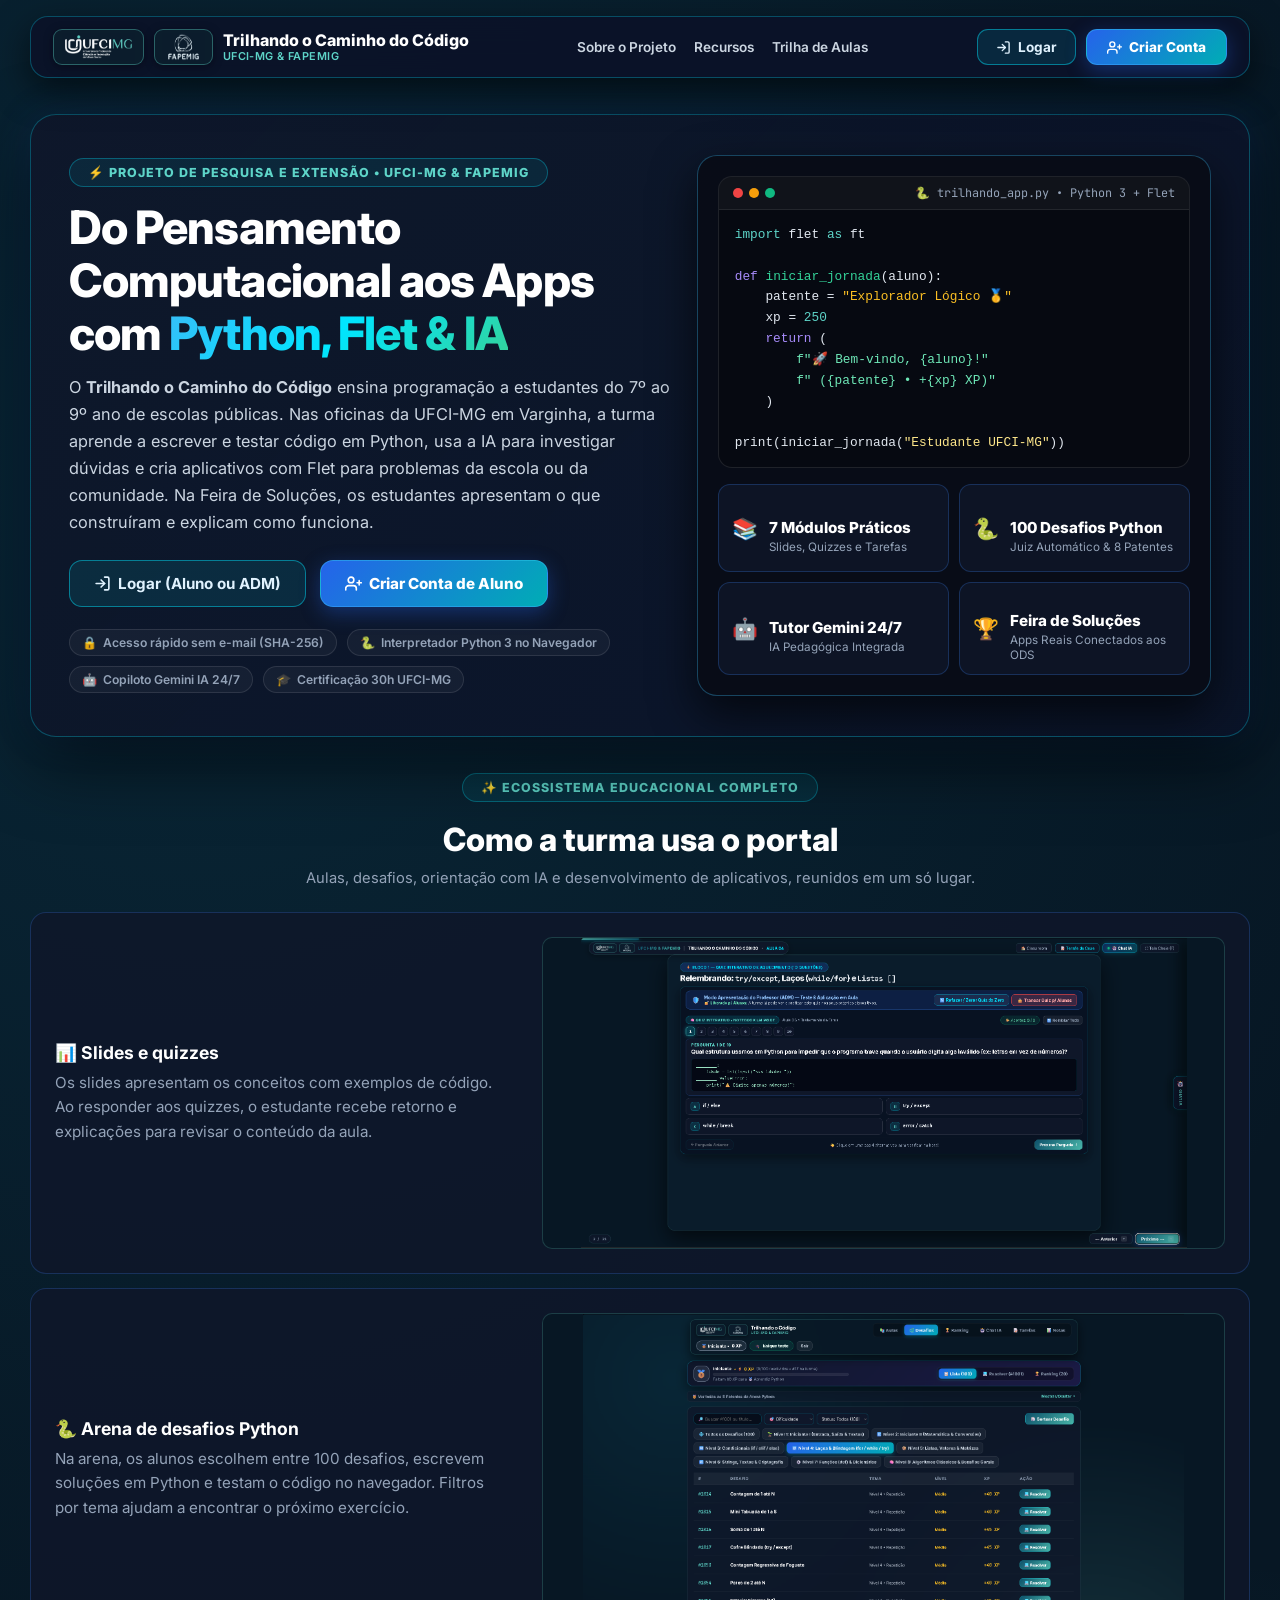
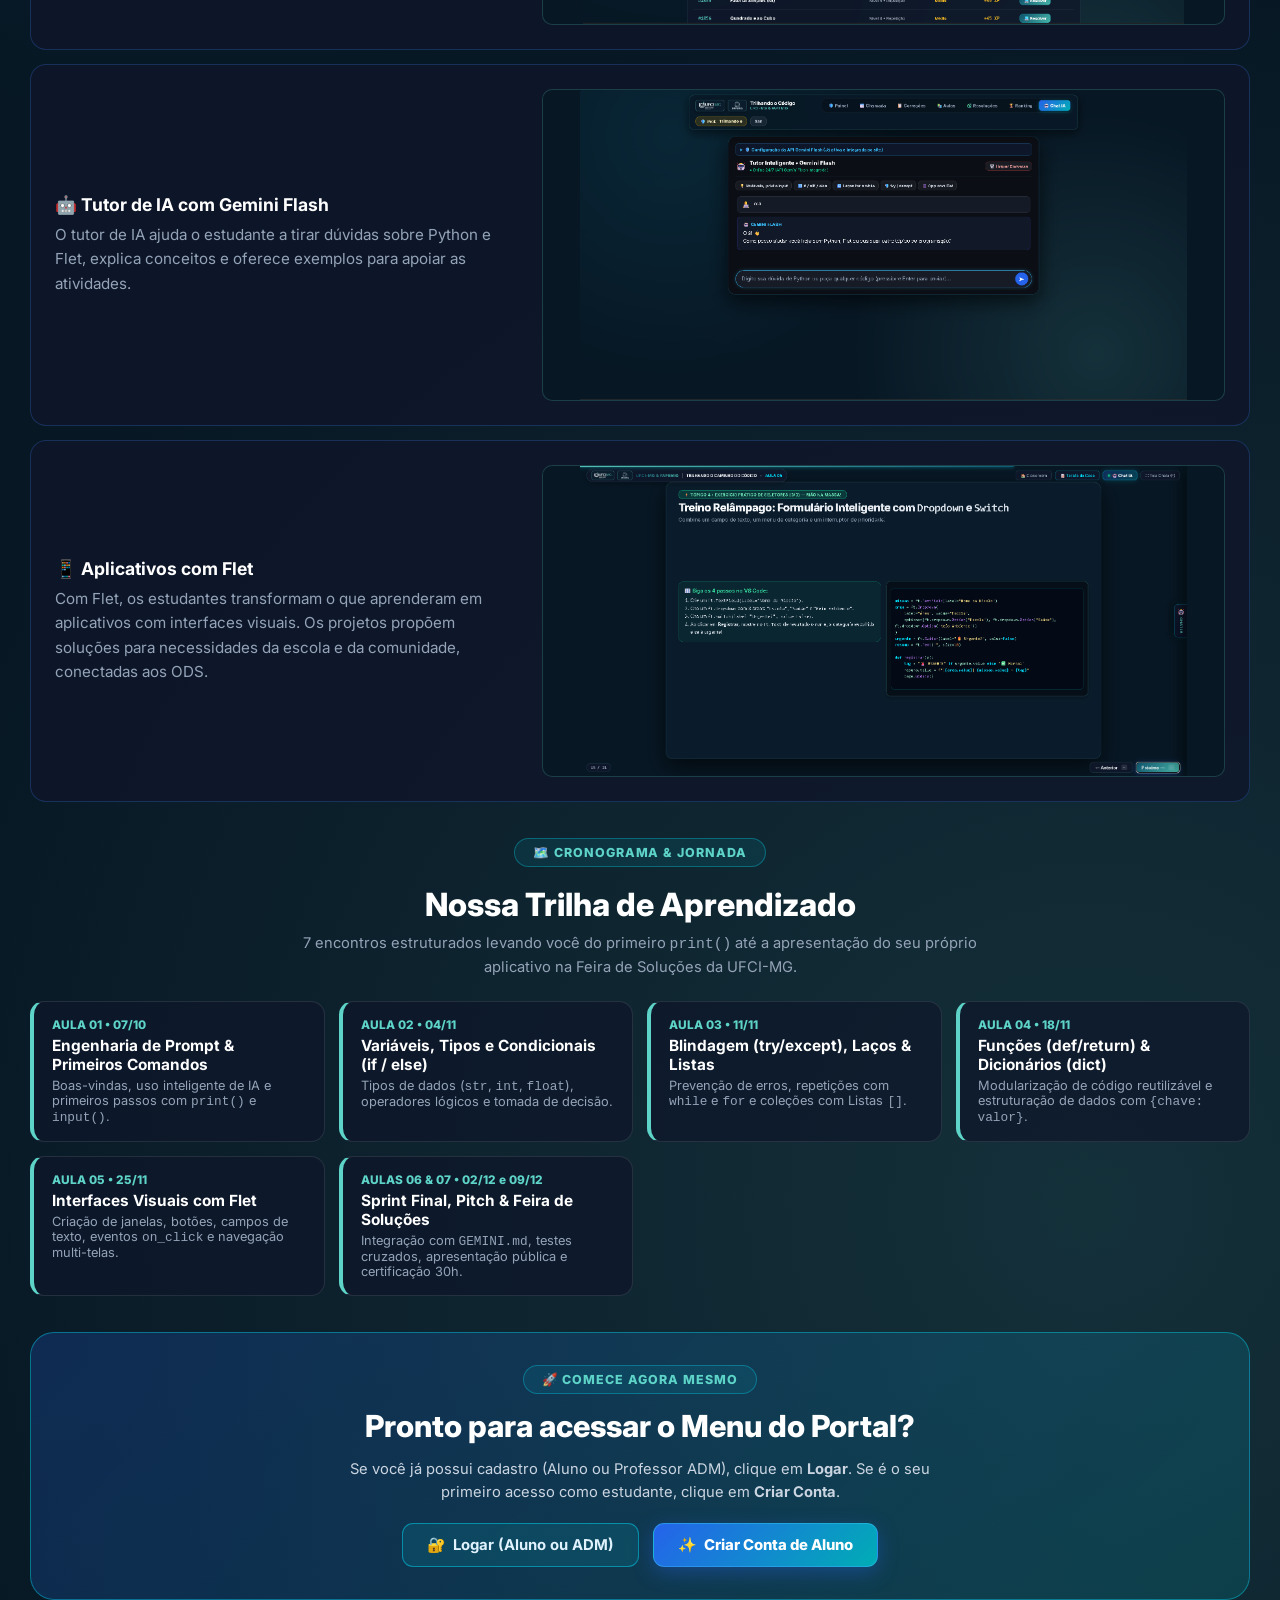
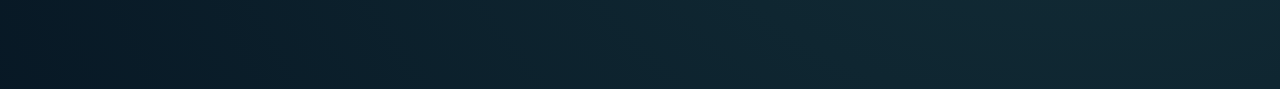
<file: index.html>
<!DOCTYPE html>
<html lang="pt-BR">
<head>
    <meta charset="UTF-8">
    <meta name="viewport" content="width=device-width, initial-scale=1.0">
    <title>Trilhando Classroom &amp; Portal de Aulas — Trilhando o Caminho do Código | UFCI-MG &amp; FAPEMIG</title>
    <link rel="preconnect" href="https://fonts.googleapis.com">
    <link rel="preconnect" href="https://fonts.gstatic.com" crossorigin>
    <link href="https://fonts.googleapis.com/css2?family=Inter:wght@400;500;600;700;800&family=JetBrains+Mono:wght@400;600;700&display=swap" rel="stylesheet">
    <link rel="stylesheet" href="assets/trilhando/landing.css">
    <script>
        // Mantém os links antigos para as abas da sala de aula.
        const classroomTabs = ['aulas', 'desafios', 'ranking', 'chat-ia', 'tarefas', 'notas', 'admin', 'admin-chamada', 'admin-correcoes'];
        if (classroomTabs.includes(location.hash.slice(1))) {
            location.replace('portal.html' + location.hash);
        }
    </script>
</head>
<body>
    <div id="landingPageScreen" class="lp-shell">
        <!-- TOP NAVBAR DA LANDING PAGE -->
        <header class="lp-navbar">
            <div class="nav-brand">
                <img src="assets/trilhando/universidade.jpg" alt="UFCI-MG" class="nav-logo">
                <img src="assets/trilhando/fapemig.jpg" alt="FAPEMIG" class="nav-logo circle">
                <div class="nav-brand-title">
                    <span style="font-size:1rem;">Trilhando o Caminho do Código</span>
                    <small>UFCI-MG &amp; FAPEMIG</small>
                </div>
            </div>

            <nav class="lp-nav-links">
                <a href="#lp-sobre" class="lp-nav-link">Sobre o Projeto</a>
                <a href="#lp-recursos" class="lp-nav-link">Recursos</a>
                <a href="#lp-trilha" class="lp-nav-link">Trilha de Aulas</a>
            </nav>

            <div class="lp-nav-actions">
                <a class="lp-btn-login" href="portal.html">
                    <svg width="15" height="15" viewBox="0 0 24 24" fill="none" stroke="currentColor" stroke-width="2.2" stroke-linecap="round" stroke-linejoin="round"><path d="M15 3h4a2 2 0 0 1 2 2v14a2 2 0 0 1-2 2h-4"/><polyline points="10 17 15 12 10 7"/><line x1="15" y1="12" x2="3" y2="12"/></svg>
                    <span>Logar</span>
                </a>
                <a class="lp-btn-register" href="portal.html?acesso=cadastro">
                    <svg width="15" height="15" viewBox="0 0 24 24" fill="none" stroke="currentColor" stroke-width="2.2" stroke-linecap="round" stroke-linejoin="round"><path d="M16 21v-2a4 4 0 0 0-4-4H5a4 4 0 0 0-4 4v2"/><circle cx="8.5" cy="7" r="4"/><line x1="20" y1="8" x2="20" y2="14"/><line x1="23" y1="11" x2="17" y2="11"/></svg>
                    <span>Criar Conta</span>
                </a>
            </div>
        </header>

        <!-- HERO SECTION -->
        <section class="lp-hero" id="lp-sobre">
            <div>
                <span class="badge" style="margin-bottom:14px;"><span aria-hidden="true">⚡</span> PROJETO DE PESQUISA E EXTENSÃO • UFCI-MG &amp; FAPEMIG</span>
                <h1 class="lp-hero-title">
                    Do Pensamento Computacional aos Apps com <span class="lp-hero-gradient">Python, Flet &amp; IA</span>
                </h1>
                <p class="lp-hero-desc">
                    O <strong>Trilhando o Caminho do Código</strong> ensina programação a estudantes do 7º ao 9º ano de escolas públicas. Nas oficinas da UFCI-MG em Varginha, a turma aprende a escrever e testar código em Python, usa a IA para investigar dúvidas e cria aplicativos com Flet para problemas da escola ou da comunidade. Na Feira de Soluções, os estudantes apresentam o que construíram e explicam como funciona.
                </p>

                <div class="lp-hero-ctas">
                    <a class="lp-btn-login" href="portal.html">
                        <svg width="17" height="17" viewBox="0 0 24 24" fill="none" stroke="currentColor" stroke-width="2.3" stroke-linecap="round" stroke-linejoin="round"><path d="M15 3h4a2 2 0 0 1 2 2v14a2 2 0 0 1-2 2h-4"/><polyline points="10 17 15 12 10 7"/><line x1="15" y1="12" x2="3" y2="12"/></svg>
                        <span>Logar (Aluno ou ADM)</span>
                    </a>
                    <a class="lp-btn-register" href="portal.html?acesso=cadastro">
                        <svg width="17" height="17" viewBox="0 0 24 24" fill="none" stroke="currentColor" stroke-width="2.3" stroke-linecap="round" stroke-linejoin="round"><path d="M16 21v-2a4 4 0 0 0-4-4H5a4 4 0 0 0-4 4v2"/><circle cx="8.5" cy="7" r="4"/><line x1="20" y1="8" x2="20" y2="14"/><line x1="23" y1="11" x2="17" y2="11"/></svg>
                        <span>Criar Conta de Aluno</span>
                    </a>
                </div>

                <div class="lp-trust-strip">
                    <span class="lp-trust-pill"><span aria-hidden="true">🔒</span> Acesso rápido sem e-mail (SHA-256)</span>
                    <span class="lp-trust-pill"><span aria-hidden="true">🐍</span> Interpretador Python 3 no Navegador</span>
                    <span class="lp-trust-pill"><span aria-hidden="true">🤖</span> Copiloto Gemini IA 24/7</span>
                    <span class="lp-trust-pill"><span aria-hidden="true">🎓</span> Certificação 30h UFCI-MG</span>
                </div>
            </div>

            <div class="lp-showcase-card">
                <div class="lp-code-window">
                    <div class="lp-code-topbar">
                        <div class="lp-code-dots">
                            <span style="background:#ef4444;"></span>
                            <span style="background:#f59e0b;"></span>
                            <span style="background:#10b981;"></span>
                        </div>
                        <span><span aria-hidden="true">🐍</span> trilhando_app.py • Python 3 + Flet</span>
                    </div>
                    <pre style="padding:14px 16px;font-family:'JetBrains Mono',monospace;font-size:0.8rem;line-height:1.55;color:#e2e8f0;overflow-x:auto;"><code><span style="color:#5ED4C8;">import</span> flet <span style="color:#5ED4C8;">as</span> ft

<span style="color:#a78bfa;">def</span> <span style="color:#34d399;">iniciar_jornada</span>(aluno):
    patente = <span style="color:#fbbf24;">"Explorador Lógico 🥇"</span>
    xp = <span style="color:#5ED4C8;">250</span>
    <span style="color:#a78bfa;">return</span> (
        <span style="color:#6ee7b7;">f"🚀 Bem-vindo, {aluno}!"</span>
        <span style="color:#6ee7b7;">f" ({patente} • +{xp} XP)"</span>
    )

print(iniciar_jornada(<span style="color:#fde68a;">"Estudante UFCI-MG"</span>))</code></pre>
                </div>

                <div class="lp-metrics-row">
                    <div class="lp-metric-box">
                        <span aria-hidden="true">📚</span>
                        <div>
                            <div style="font-weight:800;color:#fff;font-size:0.95rem;">7 Módulos Práticos</div>
                            <div style="font-size:0.73rem;color:#94a3b8;">Slides, Quizzes e Tarefas</div>
                        </div>
                    </div>
                    <div class="lp-metric-box">
                        <span aria-hidden="true">🐍</span>
                        <div>
                            <div style="font-weight:800;color:#fff;font-size:0.95rem;">100 Desafios Python</div>
                            <div style="font-size:0.73rem;color:#94a3b8;">Juiz Automático &amp; 8 Patentes</div>
                        </div>
                    </div>
                    <div class="lp-metric-box">
                        <span aria-hidden="true">🤖</span>
                        <div>
                            <div style="font-weight:800;color:#fff;font-size:0.95rem;">Tutor Gemini 24/7</div>
                            <div style="font-size:0.73rem;color:#94a3b8;">IA Pedagógica Integrada</div>
                        </div>
                    </div>
                    <div class="lp-metric-box">
                        <span aria-hidden="true">🏆</span>
                        <div>
                            <div style="font-weight:800;color:#fff;font-size:0.95rem;">Feira de Soluções</div>
                            <div style="font-size:0.73rem;color:#94a3b8;">Apps Reais Conectados aos ODS</div>
                        </div>
                    </div>
                </div>
            </div>
        </section>

        <!-- SEÇÃO DE RECURSOS DA PLATAFORMA -->
        <section id="lp-recursos">
            <div class="lp-section-header">
                <span class="badge"><span aria-hidden="true">✨</span> ECOSSISTEMA EDUCACIONAL COMPLETO</span>
                <h2>Como a turma usa o portal</h2>
                <p class="subtitle" style="font-size:0.92rem;">
                    Aulas, desafios, orientação com IA e desenvolvimento de aplicativos, reunidos em um só lugar.
                </p>
            </div>

            <div class="lp-features-grid">
                <article class="lp-feature-card">
                    <div class="lp-feature-copy">
                        <h3><span aria-hidden="true">📊</span> Slides e quizzes</h3>
                        <p>Os slides apresentam os conceitos com exemplos de código. Ao responder aos quizzes, o estudante recebe retorno e explicações para revisar o conteúdo da aula.</p>
                    </div>
                    <button class="lp-image-trigger" type="button" data-preview-image="assets/trilhando/quiz.png" data-preview-alt="Quiz da aula sobre tratamento de erros em Python" aria-label="Ampliar imagem do quiz da aula">
                        <img src="assets/trilhando/quiz.png" alt="Quiz da aula com uma questão sobre try/except e quatro alternativas" loading="lazy">
                    </button>
                </article>
                <article class="lp-feature-card">
                    <div class="lp-feature-copy">
                        <h3><span aria-hidden="true">🐍</span> Arena de desafios Python</h3>
                        <p>Na arena, os alunos escolhem entre 100 desafios, escrevem soluções em Python e testam o código no navegador. Filtros por tema ajudam a encontrar o próximo exercício.</p>
                    </div>
                    <button class="lp-image-trigger" type="button" data-preview-image="assets/trilhando/arena.png" data-preview-alt="Arena de programação com a lista de desafios Python" aria-label="Ampliar imagem da arena de desafios">
                        <img src="assets/trilhando/arena.png" alt="Lista de desafios da arena filtrada por laços e blindagem" loading="lazy">
                    </button>
                </article>
                <article class="lp-feature-card">
                    <div class="lp-feature-copy">
                        <h3><span aria-hidden="true">🤖</span> Tutor de IA com Gemini Flash</h3>
                        <p>O tutor de IA ajuda o estudante a tirar dúvidas sobre Python e Flet, explica conceitos e oferece exemplos para apoiar as atividades.</p>
                    </div>
                    <button class="lp-image-trigger" type="button" data-preview-image="assets/trilhando/tutor.png" data-preview-alt="Conversa com o tutor de IA Gemini no portal" aria-label="Ampliar imagem do tutor de IA">
                        <img src="assets/trilhando/tutor.png" alt="Conversa com o tutor Gemini e atalhos para temas de programação" loading="lazy">
                    </button>
                </article>
                <article class="lp-feature-card">
                    <div class="lp-feature-copy">
                        <h3><span aria-hidden="true">📱</span> Aplicativos com Flet</h3>
                        <p>Com Flet, os estudantes transformam o que aprenderam em aplicativos com interfaces visuais. Os projetos propõem soluções para necessidades da escola e da comunidade, conectadas aos ODS.</p>
                    </div>
                    <button class="lp-image-trigger" type="button" data-preview-image="assets/trilhando/flet.png" data-preview-alt="Exemplo de exercício de criação de formulário com Flet" aria-label="Ampliar imagem do exercício com Flet">
                        <img src="assets/trilhando/flet.png" alt="Slide de Flet com as instruções e o código de um formulário" loading="lazy">
                    </button>
                </article>
            </div>
        </section>

        <!-- SEÇÃO TRILHA DE AULAS -->
        <section id="lp-trilha">
            <div class="lp-section-header">
                <span class="badge"><span aria-hidden="true">🗺️</span> CRONOGRAMA &amp; JORNADA</span>
                <h2>Nossa Trilha de Aprendizado</h2>
                <p class="subtitle" style="font-size:0.92rem;">
                    7 encontros estruturados levando você do primeiro <code>print()</code> até a apresentação do seu próprio aplicativo na Feira de Soluções da UFCI-MG.
                </p>
            </div>

            <div class="lp-roadmap-grid">
                <div class="lp-roadmap-item">
                    <div style="font-size:0.74rem;font-weight:800;color:var(--cefet-cyan);margin-bottom:4px;">AULA 01 • 07/10</div>
                    <div style="font-weight:700;color:#fff;font-size:0.96rem;margin-bottom:4px;">Engenharia de Prompt &amp; Primeiros Comandos</div>
                    <div style="font-size:0.8rem;color:var(--text-secondary);">Boas-vindas, uso inteligente de IA e primeiros passos com <code>print()</code> e <code>input()</code>.</div>
                </div>
                <div class="lp-roadmap-item">
                    <div style="font-size:0.74rem;font-weight:800;color:var(--cefet-cyan);margin-bottom:4px;">AULA 02 • 04/11</div>
                    <div style="font-weight:700;color:#fff;font-size:0.96rem;margin-bottom:4px;">Variáveis, Tipos e Condicionais (if / else)</div>
                    <div style="font-size:0.8rem;color:var(--text-secondary);">Tipos de dados (<code>str</code>, <code>int</code>, <code>float</code>), operadores lógicos e tomada de decisão.</div>
                </div>
                <div class="lp-roadmap-item">
                    <div style="font-size:0.74rem;font-weight:800;color:var(--cefet-cyan);margin-bottom:4px;">AULA 03 • 11/11</div>
                    <div style="font-weight:700;color:#fff;font-size:0.96rem;margin-bottom:4px;">Blindagem (try/except), Laços &amp; Listas</div>
                    <div style="font-size:0.8rem;color:var(--text-secondary);">Prevenção de erros, repetições com <code>while</code> e <code>for</code> e coleções com Listas <code>[]</code>.</div>
                </div>
                <div class="lp-roadmap-item">
                    <div style="font-size:0.74rem;font-weight:800;color:var(--cefet-cyan);margin-bottom:4px;">AULA 04 • 18/11</div>
                    <div style="font-weight:700;color:#fff;font-size:0.96rem;margin-bottom:4px;">Funções (def/return) &amp; Dicionários (dict)</div>
                    <div style="font-size:0.8rem;color:var(--text-secondary);">Modularização de código reutilizável e estruturação de dados com <code>{chave: valor}</code>.</div>
                </div>
                <div class="lp-roadmap-item">
                    <div style="font-size:0.74rem;font-weight:800;color:var(--cefet-cyan);margin-bottom:4px;">AULA 05 • 25/11</div>
                    <div style="font-weight:700;color:#fff;font-size:0.96rem;margin-bottom:4px;">Interfaces Visuais com Flet</div>
                    <div style="font-size:0.8rem;color:var(--text-secondary);">Criação de janelas, botões, campos de texto, eventos <code>on_click</code> e navegação multi-telas.</div>
                </div>
                <div class="lp-roadmap-item">
                    <div style="font-size:0.74rem;font-weight:800;color:var(--cefet-cyan);margin-bottom:4px;">AULAS 06 &amp; 07 • 02/12 e 09/12</div>
                    <div style="font-weight:700;color:#fff;font-size:0.96rem;margin-bottom:4px;">Sprint Final, Pitch &amp; Feira de Soluções</div>
                    <div style="font-size:0.8rem;color:var(--text-secondary);">Integração com <code>GEMINI.md</code>, testes cruzados, apresentação pública e certificação 30h.</div>
                </div>
            </div>
        </section>

        <!-- CHAMADA FINAL (CTA) -->
        <section class="lp-cta-banner">
            <span class="badge" style="margin-bottom:0;"><span aria-hidden="true">🚀</span> COMECE AGORA MESMO</span>
            <h2 style="font-size:clamp(1.4rem,2.4vw,1.9rem);font-weight:800;color:#fff;">Pronto para acessar o Menu do Portal?</h2>
            <p style="font-size:0.92rem;color:#cbd5e1;max-width:600px;line-height:1.55;">
                Se você já possui cadastro (Aluno ou Professor ADM), clique em <strong>Logar</strong>. Se é o seu primeiro acesso como estudante, clique em <strong>Criar Conta</strong>.
            </p>
            <div style="display:flex;gap:14px;flex-wrap:wrap;justify-content:center;margin-top:6px;">
                <a class="lp-btn-login" href="portal.html" style="padding:12px 24px;font-size:0.93rem;">
                    <span aria-hidden="true">🔐</span> Logar (Aluno ou ADM)
                </a>
                <a class="lp-btn-register" href="portal.html?acesso=cadastro" style="padding:12px 24px;font-size:0.93rem;">
                    <span aria-hidden="true">✨</span> Criar Conta de Aluno
                </a>
            </div>
        </section>
    </div>

    <dialog class="lp-lightbox" aria-label="Imagem ampliada">
        <button class="lp-lightbox-close" type="button" aria-label="Fechar imagem ampliada">×</button>
        <img class="lp-lightbox-image" alt="">
        <p class="lp-lightbox-caption"></p>
    </dialog>
    <script>
        const imagePreview = document.querySelector('.lp-lightbox');
        const previewImage = imagePreview.querySelector('.lp-lightbox-image');
        const previewCaption = imagePreview.querySelector('.lp-lightbox-caption');

        document.querySelectorAll('.lp-image-trigger').forEach((trigger) => {
            trigger.addEventListener('click', () => {
                const image = trigger.querySelector('img');
                previewImage.src = trigger.dataset.previewImage;
                previewImage.alt = trigger.dataset.previewAlt;
                previewCaption.textContent = image.alt;
                imagePreview.showModal();
            });
        });

        imagePreview.querySelector('.lp-lightbox-close').addEventListener('click', () => {
            imagePreview.close();
        });

        imagePreview.addEventListener('click', (event) => {
            if (event.target === imagePreview) imagePreview.close();
        });
    </script>
</body>
</html>
</file>
<file: assets/trilhando/landing.css>
*, *::before, *::after { margin: 0; padding: 0; box-sizing: border-box; }
:root {
    --bg-primary: #071724;
    --bg-card: rgba(11, 29, 44, 0.84);
    --border-color: rgba(91, 181, 172, 0.25);
    --border-glow: rgba(94, 212, 200, 0.52);
    --text-primary: #f8fafc;
    --text-secondary: #94a3b8;
    --cefet-cyan: #5ED4C8;
    --cefet-blue: #0F5E78;
    --cefet-purple: #8b5cf6;
    --cefet-gold: #ffb800;
    --cefet-green: #10b981;
    --cefet-red: #ef4444;
}
body {
    font-family: 'Inter', sans-serif;
    background-color: var(--bg-primary);
    color: var(--text-primary);
    min-height: 100vh;
    user-select: text;
    padding: 16px 20px 60px;
    display: flex;
    flex-direction: column;
    align-items: center;
    background-image:
        radial-gradient(circle at 15% 15%, rgba(15, 94, 120, 0.22), transparent 42%),
        radial-gradient(circle at 85% 85%, rgba(91, 181, 172, 0.16), transparent 42%);
}

.nav-brand {
    display: flex;
    align-items: center;
    gap: 10px;
}
.nav-logo {
    height: 36px;
    width: auto;
    object-fit: contain;
    flex-shrink: 0;
    border-radius: 9px;
    border: 1.5px solid rgba(94, 212, 200, 0.38);
    background: #0B1D2C;
    padding: 3px 8px;
    box-shadow: 0 2px 10px rgba(0, 0, 0, 0.35);
}
.nav-logo.circle {
    border-radius: 9px;
    width: auto;
    height: 36px;
    object-fit: contain;
    padding: 3px 7px;
}
.nav-brand-title {
    font-weight: 800;
    font-size: 0.94rem;
    color: #fff;
    display: flex;
    flex-direction: column;
    line-height: 1.2;
}
.nav-brand-title small {
    font-size: 0.68rem;
    color: var(--cefet-cyan);
    font-weight: 600;
    letter-spacing: 0.04em;
}

.badge {
    display: inline-block;
    padding: 6px 18px;
    border-radius: 100px;
    background: rgba(0, 229, 255, 0.08);
    border: 1px solid rgba(0, 229, 255, 0.3);
    color: var(--cefet-cyan);
    font-size: 0.78rem;
    font-weight: 800;
    letter-spacing: 0.08em;
    text-transform: uppercase;
    margin-bottom: 12px;
}
p.subtitle {
    color: var(--text-secondary);
    font-size: 1.02rem;
    line-height: 1.55;
}

.lp-shell {
    width: 100%;
    max-width: 1220px;
    display: flex;
    flex-direction: column;
    gap: 36px;
    padding-bottom: 40px;
}
.lp-navbar {
    position: sticky;
    top: 10px;
    z-index: 950;
    width: 100%;
    background: rgba(11, 19, 41, 0.94);
    border: 1px solid rgba(0, 229, 255, 0.28);
    border-radius: 18px;
    padding: 12px 22px;
    display: flex;
    align-items: center;
    justify-content: space-between;
    flex-wrap: wrap;
    gap: 14px;
    backdrop-filter: blur(18px);
    -webkit-backdrop-filter: blur(18px);
    box-shadow: 0 12px 35px rgba(0, 0, 0, 0.55);
}
.lp-nav-links {
    display: flex;
    align-items: center;
    gap: 18px;
    flex-wrap: wrap;
}
.lp-nav-link {
    color: #cbd5e1;
    text-decoration: none;
    font-size: 0.85rem;
    font-weight: 600;
    transition: color 0.18s ease;
}
.lp-nav-link:hover {
    color: var(--cefet-cyan);
}
.lp-nav-actions {
    display: flex;
    align-items: center;
    gap: 10px;
    flex-wrap: wrap;
}
.lp-btn-login {
    background: rgba(0, 229, 255, 0.1);
    border: 1.5px solid rgba(0, 229, 255, 0.45);
    color: #e0f2fe;
    padding: 9px 18px;
    border-radius: 11px;
    font-size: 0.85rem;
    font-weight: 700;
    cursor: pointer;
    display: inline-flex;
    align-items: center;
    gap: 7px;
    transition: all 0.2s ease;
    font-family: inherit;
}
.lp-btn-login:hover {
    background: rgba(0, 229, 255, 0.22);
    border-color: var(--cefet-cyan);
    color: #fff;
    transform: translateY(-1px);
    box-shadow: 0 6px 18px rgba(0, 229, 255, 0.22);
}
.lp-btn-register {
    background: linear-gradient(135deg, #2563eb 0%, #00adb5 100%);
    border: 1.5px solid rgba(56, 189, 248, 0.45);
    color: #ffffff;
    padding: 9px 20px;
    border-radius: 11px;
    font-size: 0.85rem;
    font-weight: 800;
    cursor: pointer;
    display: inline-flex;
    align-items: center;
    gap: 7px;
    transition: all 0.2s ease;
    font-family: inherit;
    box-shadow: 0 6px 20px rgba(37, 99, 235, 0.35);
}
.lp-btn-register:hover {
    transform: translateY(-1px);
    box-shadow: 0 10px 25px rgba(0, 229, 255, 0.38);
    filter: brightness(1.08);
}
.lp-hero {
    display: grid;
    grid-template-columns: minmax(0, 1.08fr) minmax(0, 0.92fr);
    gap: 24px;
    align-items: center;
    background: linear-gradient(135deg, rgba(15, 23, 42, 0.92) 0%, rgba(11, 19, 41, 0.88) 100%);
    border: 1.5px solid rgba(0, 229, 255, 0.28);
    border-radius: 26px;
    padding: 40px 38px;
    box-shadow: 0 25px 70px rgba(0, 0, 0, 0.6), 0 0 40px rgba(37, 99, 235, 0.14);
    position: relative;
    overflow: hidden;
}
.lp-hero-title {
    font-size: clamp(2rem, 3.6vw, 2.95rem);
    font-weight: 800;
    line-height: 1.15;
    letter-spacing: -0.02em;
    color: #fff;
    margin-bottom: 14px;
    background: none;
    -webkit-text-fill-color: initial;
}
.lp-hero-gradient {
    background: linear-gradient(135deg, #38bdf8 0%, #00e5ff 50%, #34d399 100%);
    -webkit-background-clip: text;
    -webkit-text-fill-color: transparent;
}
.lp-hero-desc {
    font-size: 1.02rem;
    color: #cbd5e1;
    line-height: 1.65;
    margin-bottom: 24px;
}
.lp-hero-ctas {
    display: flex;
    align-items: center;
    gap: 14px;
    flex-wrap: wrap;
    margin-bottom: 22px;
}
.lp-hero-ctas .lp-btn-register,
.lp-hero-ctas .lp-btn-login {
    padding: 13px 24px;
    font-size: 0.95rem;
    border-radius: 13px;
}
.lp-trust-strip {
    display: flex;
    flex-wrap: wrap;
    gap: 10px;
}
.lp-trust-pill {
    display: inline-flex;
    align-items: center;
    gap: 6px;
    padding: 5px 12px;
    border-radius: 99px;
    background: rgba(255, 255, 255, 0.04);
    border: 1px solid rgba(255, 255, 255, 0.1);
    font-size: 0.76rem;
    font-weight: 600;
    color: #94a3b8;
}
.lp-showcase-card {
    background: rgba(9, 13, 22, 0.92);
    border: 1.5px solid rgba(56, 189, 248, 0.32);
    border-radius: 20px;
    padding: 20px;
    box-shadow: 0 18px 45px rgba(0, 0, 0, 0.65);
}
.lp-code-window {
    background: #060911;
    border: 1px solid rgba(255, 255, 255, 0.1);
    border-radius: 14px;
    overflow: hidden;
    margin-bottom: 16px;
}
.lp-code-window pre {
    white-space: pre-wrap;
    overflow-wrap: anywhere;
}
.lp-code-topbar {
    display: flex;
    align-items: center;
    justify-content: space-between;
    padding: 8px 14px;
    background: rgba(255, 255, 255, 0.04);
    border-bottom: 1px solid rgba(255, 255, 255, 0.08);
    font-size: 0.74rem;
    color: #94a3b8;
    font-family: 'JetBrains Mono', monospace;
}
.lp-code-dots {
    display: flex;
    gap: 6px;
}
.lp-code-dots span {
    width: 10px;
    height: 10px;
    border-radius: 50%;
    display: inline-block;
}
.lp-metrics-row {
    display: grid;
    grid-template-columns: repeat(2, minmax(0, 1fr));
    gap: 10px;
}
.lp-metric-box {
    min-width: 0;
    min-height: 88px;
    background: rgba(15, 23, 42, 0.8);
    border: 1px solid rgba(59, 130, 246, 0.25);
    border-radius: 12px;
    padding: 12px;
    display: grid;
    grid-template-columns: 28px minmax(0, 1fr);
    align-items: center;
    gap: 10px;
}
.lp-metric-box > span {
    font-size: 1.3rem;
    text-align: center;
}
.lp-metric-box > div {
    min-width: 0;
    display: grid;
    gap: 3px;
}
.lp-metric-box > div > div:first-child {
    min-height: 2.3em;
    display: flex;
    align-items: flex-end;
    line-height: 1.2;
}
.lp-metric-box > div > div:last-child { line-height: 1.25; }
.lp-section-header {
    text-align: center;
    max-width: 720px;
    margin: 0 auto 22px;
}
.lp-section-header h2 {
    font-size: clamp(1.45rem, 2.5vw, 2rem);
    font-weight: 800;
    color: #fff;
    margin-top: 6px;
    margin-bottom: 8px;
}
.lp-features-grid {
    display: grid;
    grid-template-columns: minmax(0, 1fr);
    gap: 14px;
}
.lp-feature-card {
    display: grid;
    grid-template-columns: minmax(0, 0.8fr) minmax(0, 1.2fr);
    align-items: center;
    gap: clamp(16px, 3vw, 32px);
    min-width: 0;
    background: rgba(15, 23, 42, 0.82);
    border: 1px solid rgba(59, 130, 246, 0.24);
    border-radius: 16px;
    padding: clamp(16px, 3vw, 24px);
    transition: all 0.25s ease;
}
.lp-feature-card:hover {
    border-color: var(--border-glow);
    box-shadow: 0 14px 32px rgba(0, 0, 0, 0.45);
}
.lp-feature-copy { min-width: 0; }
.lp-roadmap-grid {
    display: grid;
    grid-template-columns: repeat(auto-fit, minmax(280px, 1fr));
    gap: 14px;
}
.lp-roadmap-item {
    background: rgba(15, 23, 42, 0.72);
    border: 1px solid rgba(255, 255, 255, 0.1);
    border-left: 4px solid var(--cefet-cyan);
    border-radius: 14px;
    padding: 16px 18px;
}
.lp-cta-banner {
    background: linear-gradient(135deg, rgba(37, 99, 235, 0.22) 0%, rgba(0, 173, 181, 0.18) 100%);
    border: 1.5px solid rgba(0, 229, 255, 0.38);
    border-radius: 24px;
    padding: 32px 28px;
    text-align: center;
    display: flex;
    flex-direction: column;
    align-items: center;
    gap: 14px;
}
@media (max-width: 920px) {
    .lp-hero {
        grid-template-columns: 1fr;
        padding: 26px 20px;
    }
    .lp-nav-links {
        display: none;
    }
}

.lp-btn-login, .lp-btn-register { text-decoration: none; }
.lp-feature-card h3 { font-size: 1.1rem; color: #fff; margin-bottom: 8px; }
.lp-feature-card p { font-size: .95rem; line-height: 1.6; color: var(--text-secondary); }
.lp-image-trigger {
    display: block;
    min-width: 0;
    width: 100%;
    padding: 0;
    overflow: hidden;
    border: 1px solid var(--border-color);
    border-radius: 10px;
    background: #071724;
    cursor: zoom-in;
}
.lp-feature-card img {
    width: 100%;
    max-height: 310px;
    aspect-ratio: 16 / 9;
    object-fit: contain;
    display: block;
}
.lp-image-trigger:hover img { filter: brightness(1.08); }
.lp-lightbox {
    position: fixed;
    inset: 0;
    width: 100%;
    height: 100%;
    max-width: none;
    max-height: none;
    margin: 0;
    padding: max(72px, env(safe-area-inset-top)) max(16px, env(safe-area-inset-right)) max(24px, env(safe-area-inset-bottom)) max(16px, env(safe-area-inset-left));
    border: 0;
    background: #06121df5;
    color: white;
    overflow: auto;
}
.lp-lightbox[open] {
    display: grid;
    grid-template-rows: minmax(0, 1fr) auto;
    justify-items: center;
    align-items: center;
    gap: 12px;
}
.lp-lightbox::backdrop { background: rgba(1, 8, 14, .92); }
.lp-lightbox-image {
    display: block;
    width: 100%;
    height: 100%;
    min-height: 0;
    object-fit: contain;
}
.lp-lightbox-caption { color: #d5e2ea; text-align: center; }
.lp-lightbox-close {
    position: fixed;
    top: max(16px, env(safe-area-inset-top));
    right: max(16px, env(safe-area-inset-right));
    z-index: 1;
    display: grid;
    place-items: center;
    width: 52px;
    height: 52px;
    padding: 0;
    border: 2px solid white;
    border-radius: 50%;
    background: #12364a;
    color: white;
    font: 400 2rem/1 system-ui, sans-serif;
    cursor: pointer;
    box-shadow: 0 2px 18px #000;
}
.lp-lightbox-close:hover { background: #176b8a; }
.lp-shell :focus-visible { outline: 3px solid var(--cefet-cyan); outline-offset: 3px; }
.lp-hero > *, .lp-showcase-card { min-width: 0; }
.lp-shell p, .lp-metric-box > div { overflow-wrap: break-word; }
.lp-shell section[id] { scroll-margin-top: 100px; }
@media (max-width: 600px) {
    body { padding: 10px 10px 40px; }
    .lp-shell { gap: 20px; }
    .lp-navbar { position: static; display: grid; gap: 12px; padding: 12px; }
    .nav-brand { gap: 8px; }
    .nav-brand-title { min-width: 0; }
    .nav-logo, .nav-logo.circle { height: 30px; padding: 3px 5px; }
    .lp-nav-actions { display: grid; grid-template-columns: repeat(2, minmax(0, 1fr)); }
    .lp-nav-actions a, .lp-hero-ctas a { justify-content: center; min-height: 44px; }
    .lp-hero { grid-template-columns: minmax(0, 1fr); gap: 20px; padding: 20px 14px; }
    .lp-hero-title { font-size: clamp(1.75rem, 7vw, 2.25rem); overflow-wrap: break-word; }
    .lp-hero-desc { font-size: 1rem; line-height: 1.5; margin-bottom: 16px; }
    .lp-hero .badge { border-radius: 12px; padding: 6px 10px; line-height: 1.45; }
    .lp-hero-ctas { display: grid; gap: 8px; margin-bottom: 14px; }
    .lp-trust-strip { display: grid; grid-template-columns: repeat(2, minmax(0, 1fr)); gap: 6px; }
    .lp-trust-pill { border-radius: 10px; padding: 6px 8px; }
    .lp-showcase-card { padding: 10px; }
    .lp-code-topbar { gap: 10px; }
    .lp-code-window pre { white-space: pre-wrap; overflow-wrap: anywhere; }
    .lp-metric-box { padding: 9px 10px; }
    .lp-shell section[id] { scroll-margin-top: 12px; }
    .lp-metrics-row, .lp-roadmap-grid { grid-template-columns: minmax(0, 1fr); }
    .lp-feature-card { grid-template-columns: minmax(0, 1fr); gap: 12px; }
    .lp-feature-card h3 { margin-bottom: 6px; }
    .lp-feature-card img { max-height: 240px; }
    .lp-lightbox { padding-inline: 10px; }
    .lp-lightbox-close { width: 50px; height: 50px; }
}
</file>
